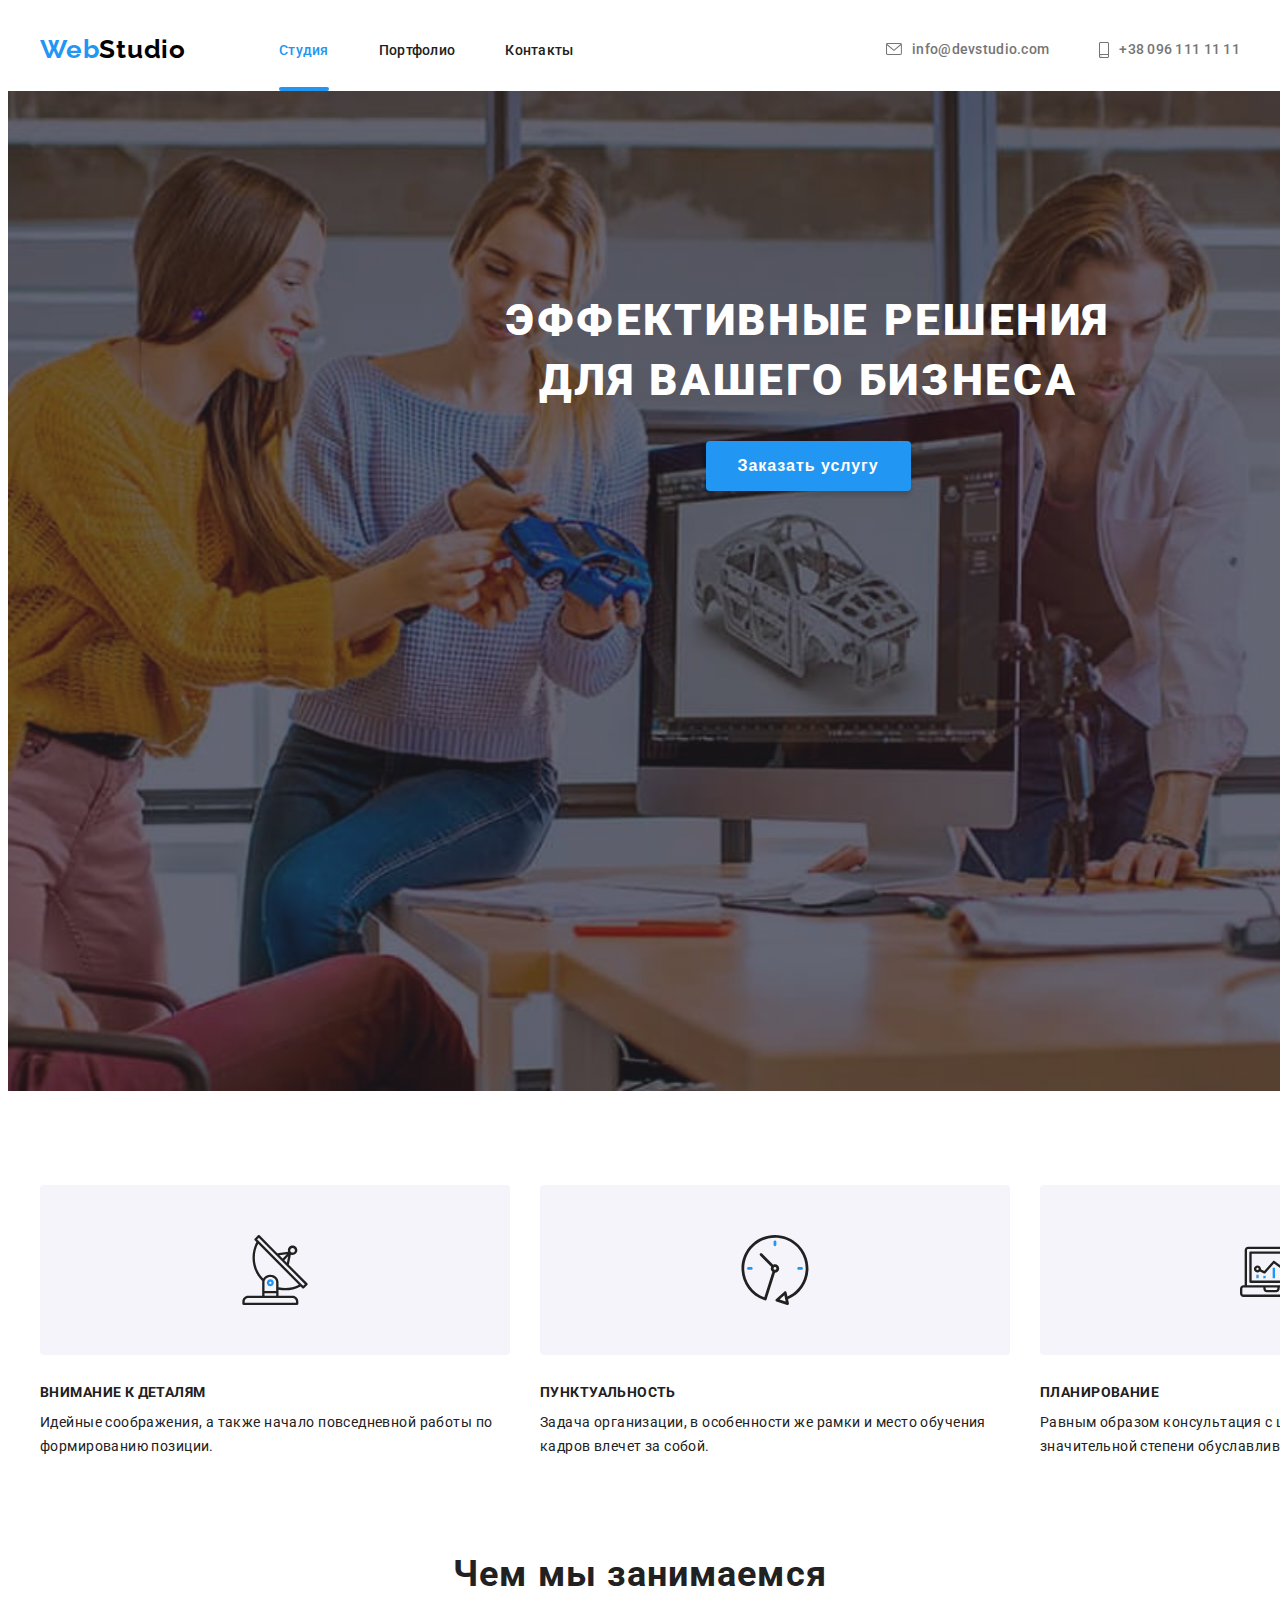
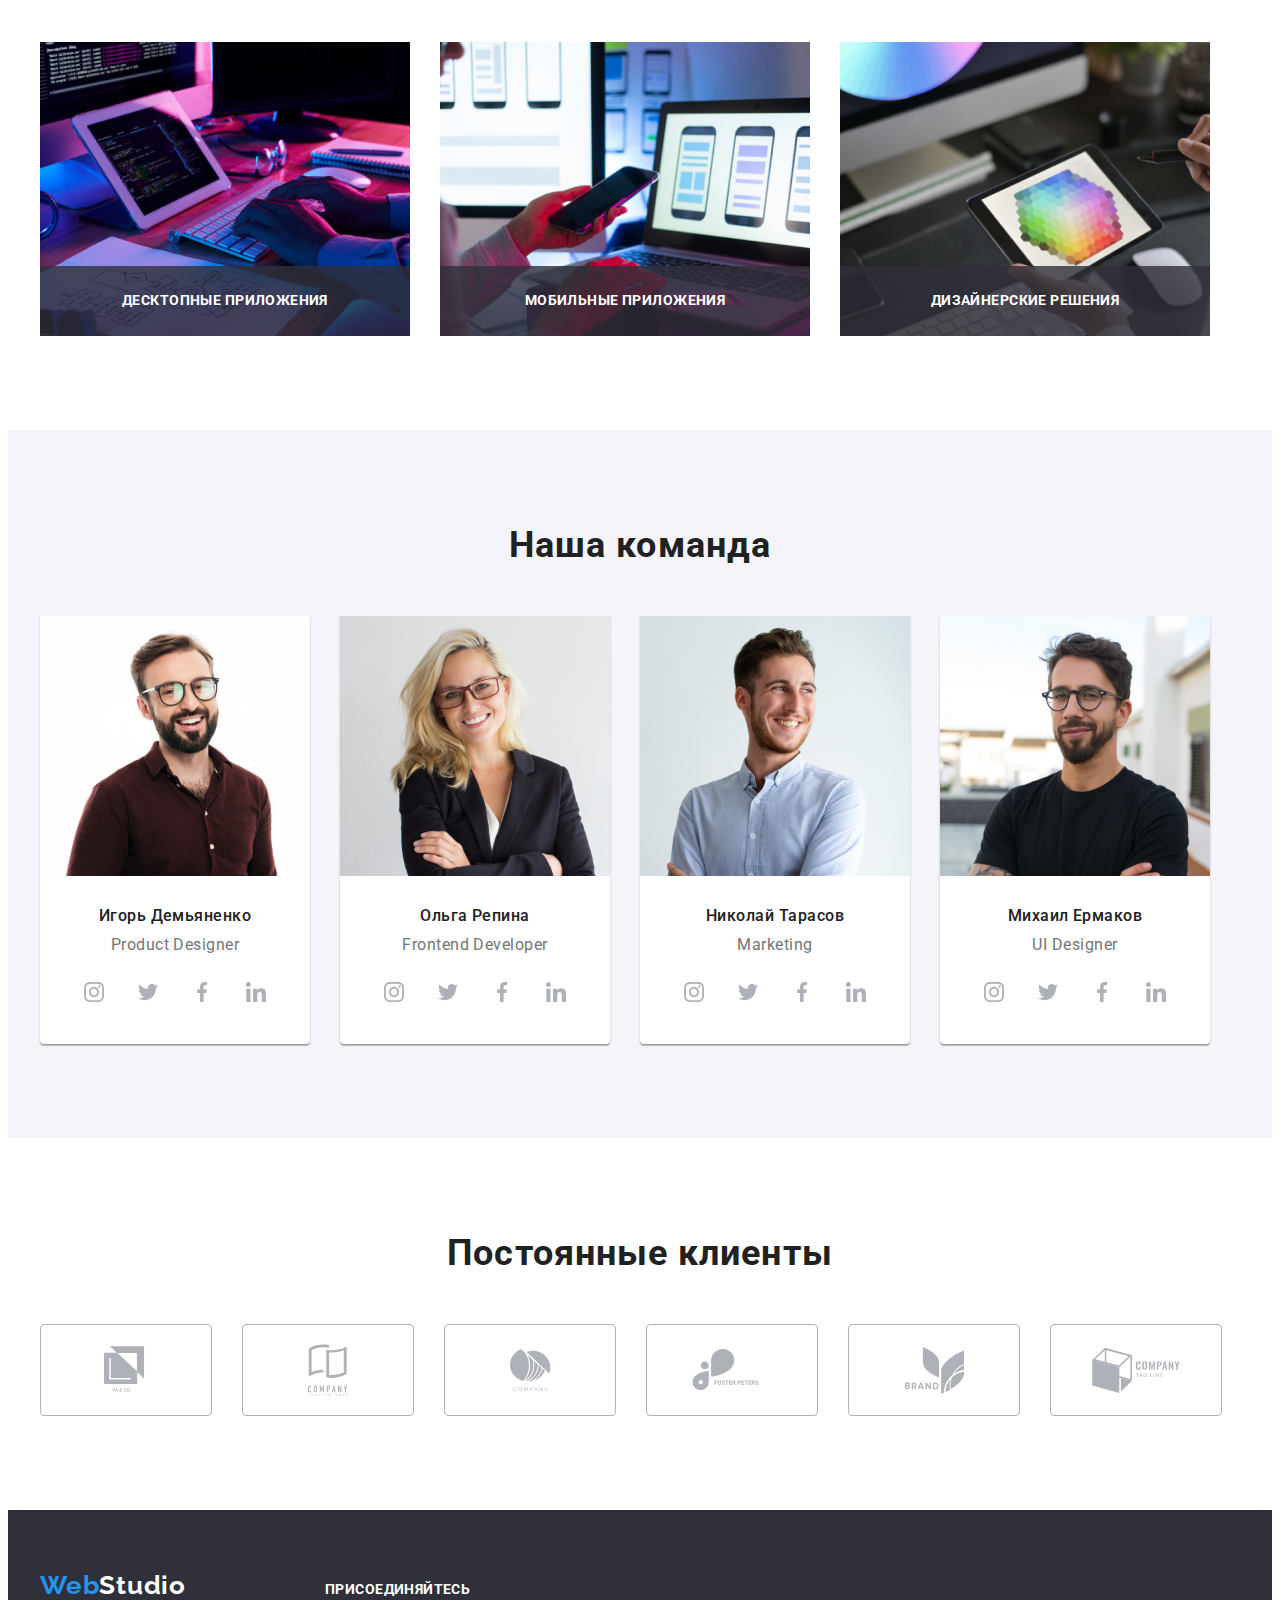
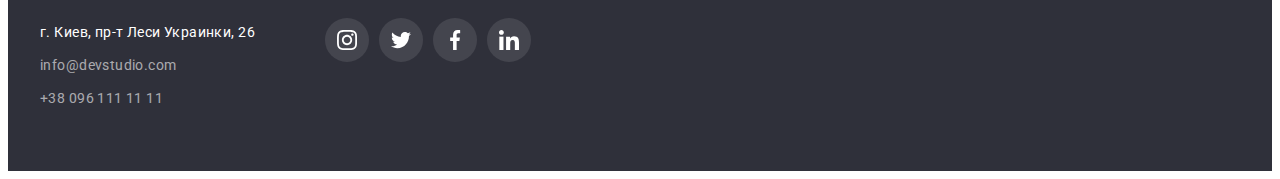
<file: index.html>
<!DOCTYPE html>
<html lang="en">
<head>
    <meta charset="UTF-8">
    <meta name="viewport" content="width=device-width, initial-scale=1.0">
    <link rel="stylesheet" href="https://cdnjs.cloudflare.com/ajax/libs/modern-normalize/1.0.0/modern-normalize.min.css" integrity="sha512-ISS7cAi1PEhQ8jnbJpJZMd29NlhNj4AWYyLOSp2CE/CsHxTCu+r+t0D2yoJudVrd0/8fTVPUVDzY5Tvli75u/g==" crossorigin="anonymous" />
    <link rel="stylesheet" href="./css/style.css">
    <link href="https://fonts.googleapis.com/css2?family=Raleway:wght@700&family=Roboto:wght@400;500;700;900&display=swap" rel="stylesheet">
    <title>Studio</title>

</head>
<body class="body-container">
    <header class="page-header">
        <nav class="container">
            <a class="logo" href=""><span style="color: #2196F3;">Web</span><span style="color: #000000;">Studio</span></a>
            <ul class="nav">
                <li class="item"><a class="link current" href="">Студия</a></li>
                <li class="item"><a class="link" href="./portfolio.html">Портфолио</a></li>
                <li class="item"><a class="link" href="">Контакты</a></li>
            </ul>
            <address class="address">
                <ul class="auth-nav">
                    <li><a class="link" href="mailto:info@devstudio.com"><svg class="envelope"><use href="./images/sprite-studio.svg#icon-envelope" ></use></svg>info@devstudio.com</a></li>
                    <li><a class="link" href="tel:+380961111111"><svg class="phone"><use href="./images/sprite-studio.svg#icon-smartphone"></use></svg> +38 096 111 11 11</a></li>
                </ul> 
            </address>  
            
        </nav>
    </header>
    <main>
        <section class="hero hero-bg">
            <h1 class="hero-title">Эффективные решения<br>для вашего бизнеса</h1>
            <button data-modal-open class="button" type="button">Заказать услугу</button>
            <div data-modal class="backdrop is-hidden">
                <div  class="modal">
                    <button data-modal-close class="modal-close">
                        <svg class="btn-close" width="18" height="18">
                            <use  href="./images/sprite-studio.svg#icon-close-black"></use>
                        </svg>
                    </button>
                </div>
            </div>
        </section>
        <section class="section container">
            <!-- Секция со скрытым заголовком -->
            <h2 class="visually-hidden">Наши приемущества</h2>
            <ul class="no-title">
                <li class="section-item antenna">
                    <h3 class="section-title">Внимание к деталям</h3>
                    <p class="section-descriptions">Идейные соображения, а также начало повседневной работы по формированию позиции.</p>
                </li>
                <li class="section-item clock">
                    <h3 class="section-title">Пунктуальность</h3>
                    <p class="section-descriptions">Задача организации, в особенности же рамки и место обучения кадров влечет за собой.</p>
                </li>
                <li class="section-item diagram">
                    <h3 class="section-title">Планирование</h3>
                    <p class="section-descriptions">Равным образом консультация с широким активом в значительной степени обуславливает.</p>
                </li>
                <li class="section-item astronaut">
                    <h3 class="section-title">Современные технологии</h3>
                    <p class="section-descriptions">Значимость этих проблем настолько очевидна, что реализация плановых заданий.</p>
                </li>
            </ul>
        </section>
        <section class="section team-work">
            <h2 class="section-caption">Чем мы занимаемся</h2>
            <ul class="section-items">
                <li class="items">
                    <img class="image" src="./images/box1.png" width="370" alt="Описание картнки1">
                    <p class="subtitle">Десктопные приложения</p>
                </li>
                <li class="items">
                    <img src="./images/box2.png" width="370" alt="Описание картнки2">
                    <p class="subtitle">Мобильные приложения</p>
                </li>
                <li class="items">
                    <img src="./images/box3.png" width="370" alt="Описание картнки2">
                    <p class="subtitle">Дизайнерские решения</p>
                </li>                
            </ul>
        </section>
        <section class="section our-team">
            <div class="team-work-container">
                <h2 class="section-team">Наша команда</h2>
                <ul class="section-items">
                    <li class="list-workers">
                        <div class="card-workers">
                            <img src="./images/img.jpg" width="270" alt="Фото сотрудника">
                            <h3 class="section-avatar">Игорь Демьяненко</h3>
                            <p class="section-vocation">Product Designer</p>
                            <ul class="social">
                                <li><a class="icon" href=""><svg class="instagram"><use href="./images/sprite-studio.svg#icon-instagram"></use></svg></a></li>
                                <li><a class="icon" href=""><svg class="twitter"><use href="./images/sprite-studio.svg#icon-twitter"></use></svg></a></li>
                                <li><a class="icon" href=""><svg class="facebook"><use href="./images/sprite-studio.svg#icon-facebook"></use></svg></a></li>
                                <li><a class="icon" href=""><svg class="linkedin"><use href="./images/sprite-studio.svg#icon-linkedin"></use></svg></a></li>
                            </ul>
                        </div>
                    </li>
                    <li class="list-workers">
                        <div class="card-workers">
                            <img src="./images/img1.jpg" width="270" alt="Фото сотрудника">
                            <h3 class="section-avatar">Ольга Репина</h3>
                            <p class="section-vocation">Frontend Developer</p>
                            <ul class="social">
                                <li><a class="icon" href=""><svg class="instagram"><use href="./images/sprite-studio.svg#icon-instagram"></use></svg></a></li>
                                <li><a class="icon" href=""><svg class="twitter"><use href="./images/sprite-studio.svg#icon-twitter"></use></svg></a></li>
                                <li><a class="icon" href=""><svg class="facebook"><use href="./images/sprite-studio.svg#icon-facebook"></use></svg></a></li>
                                <li><a class="icon" href=""><svg class="linkedin"><use href="./images/sprite-studio.svg#icon-linkedin"></use></svg></a></li>
                            </ul>
                        </div>
                    </li>
                    <li class="list-workers">
                        <div class="card-workers">
                            <img src="./images/img2.jpg" width="270" alt="Фото сотрудника">
                            <h3 class="section-avatar">Николай Тарасов</h3>
                            <p class="section-vocation">Marketing</p>
                            <ul class="social">
                                <li><a class="icon" href=""><svg class="instagram"><use href="./images/sprite-studio.svg#icon-instagram"></use></svg></a></li>
                                <li><a class="icon" href=""><svg class="twitter"><use href="./images/sprite-studio.svg#icon-twitter"></use></svg></a></li>
                                <li><a class="icon" href=""><svg class="facebook"><use href="./images/sprite-studio.svg#icon-facebook"></use></svg></a></li>
                                <li><a class="icon" href=""><svg class="linkedin"><use href="./images/sprite-studio.svg#icon-linkedin"></use></svg></a></li>
                            </ul>
                        </div>
                    </li>
                    <li class="list-workers">
                        <div class="card-workers">
                            <img src="./images/img3.jpg" width="270" alt="Фото сотрудника">
                            <h3 class="section-avatar">Михаил Ермаков</h3>
                            <p class="section-vocation">UI Designer</p>
                            <ul class="social">
                                <li><a class="icon" href=""><svg class="instagram"><use href="./images/sprite-studio.svg#icon-instagram"></use></svg></a></li>
                                <li><a class="icon" href=""><svg class="twitter"><use href="./images/sprite-studio.svg#icon-twitter"></use></svg></a></li>
                                <li><a class="icon" href=""><svg class="facebook"><use href="./images/sprite-studio.svg#icon-facebook"></use></svg></a></li>
                                <li><a class="icon" href=""><svg class="linkedin"><use href="./images/sprite-studio.svg#icon-linkedin"></use></svg></a></li>
                            </ul>
                        </div>
                    </li>
                </ul>
            </div>
        </section>
        <section class="section ">
            <div class="container-clients">
                <h2 class="section-clients">Постоянные клиенты</h2>
                <ul class="clients-list">
                    <li class="item"><a class="icon" href=""><svg class="icon-logo-1" width="44.27" height="49.23"><use href="./images/sprite-studio.svg#icon-logo-1"></use></svg></a></li>
                    <li class="item"><a class="icon" href=""><svg class="icon-logo-2" width="40" height="52"><use href="./images/sprite-studio.svg#icon-logo-2"></use></svg></a></li>
                    <li class="item"><a class="icon" href=""><svg class="icon-logo-3" width="41" height="42.6"><use href="./images/sprite-studio.svg#icon-logo-3"></use></svg></a></li>
                    <li class="item"><a class="icon" href=""><svg class="icon-logo-4" width="79.99" height="42.02"><use href="./images/sprite-studio.svg#icon-logo-4"></use></svg></a></li>
                    <li class="item"><a class="icon" href=""><svg class="icon-logo-5" width="59" height="47"><use href="./images/sprite-studio.svg#icon-logo-5"></use></svg></a></li>
                    <li class="item"><a class="icon" href=""><svg class="icon-logo-5" width="88.48" height="45.44"><use href="./images/sprite-studio.svg#icon-logo-6"></use></svg></a></li>
                </ul>
            </div>
        </section>
    </main>
    <footer class="footer">
            <div class="footer-container">
                <div class="footer-section">
                    <a class="logo" href=""><span style="color: #2196F3;">Web</span><span style="color: #FFFFFF;">Studio</span></a>
                    <address class="footer-adress">
                        <div>
                            <p class="footer-title">г. Киев, пр-т Леси Украинки, 26</p>
                            <ul class="footer-nav">
                                <li class="footer-links">
                                    <a class="footer-link" href="mailto:info@devstudio.com">info@devstudio.com</a>
                                </li>
                                <li class="footer-links">
                                    <a class="footer-link" href="tel:+380961111111">+38 096 111 11 11</a>
                                </li>
                            </ul>
                        </div>
                    
                    </address>
                </div>
                <div class="footer-social">
                    <p class="footer-discription">Присоединяйтесь</p>
                    <ul class=footer-list>
                        <li><a class="icon instagram-white" href=""></a></li>
                        <li><a class="icon twitter-white" href=""></a></li>
                        <li><a class="icon facebook-white" href=""></a></li>
                        <li><a class="icon linkedin-white" href=""></a></li>
                    </ul>
                </div>
            </div>
    </footer>
    <script src="./js/modal.js"></script>
</body>
</html>
</file>
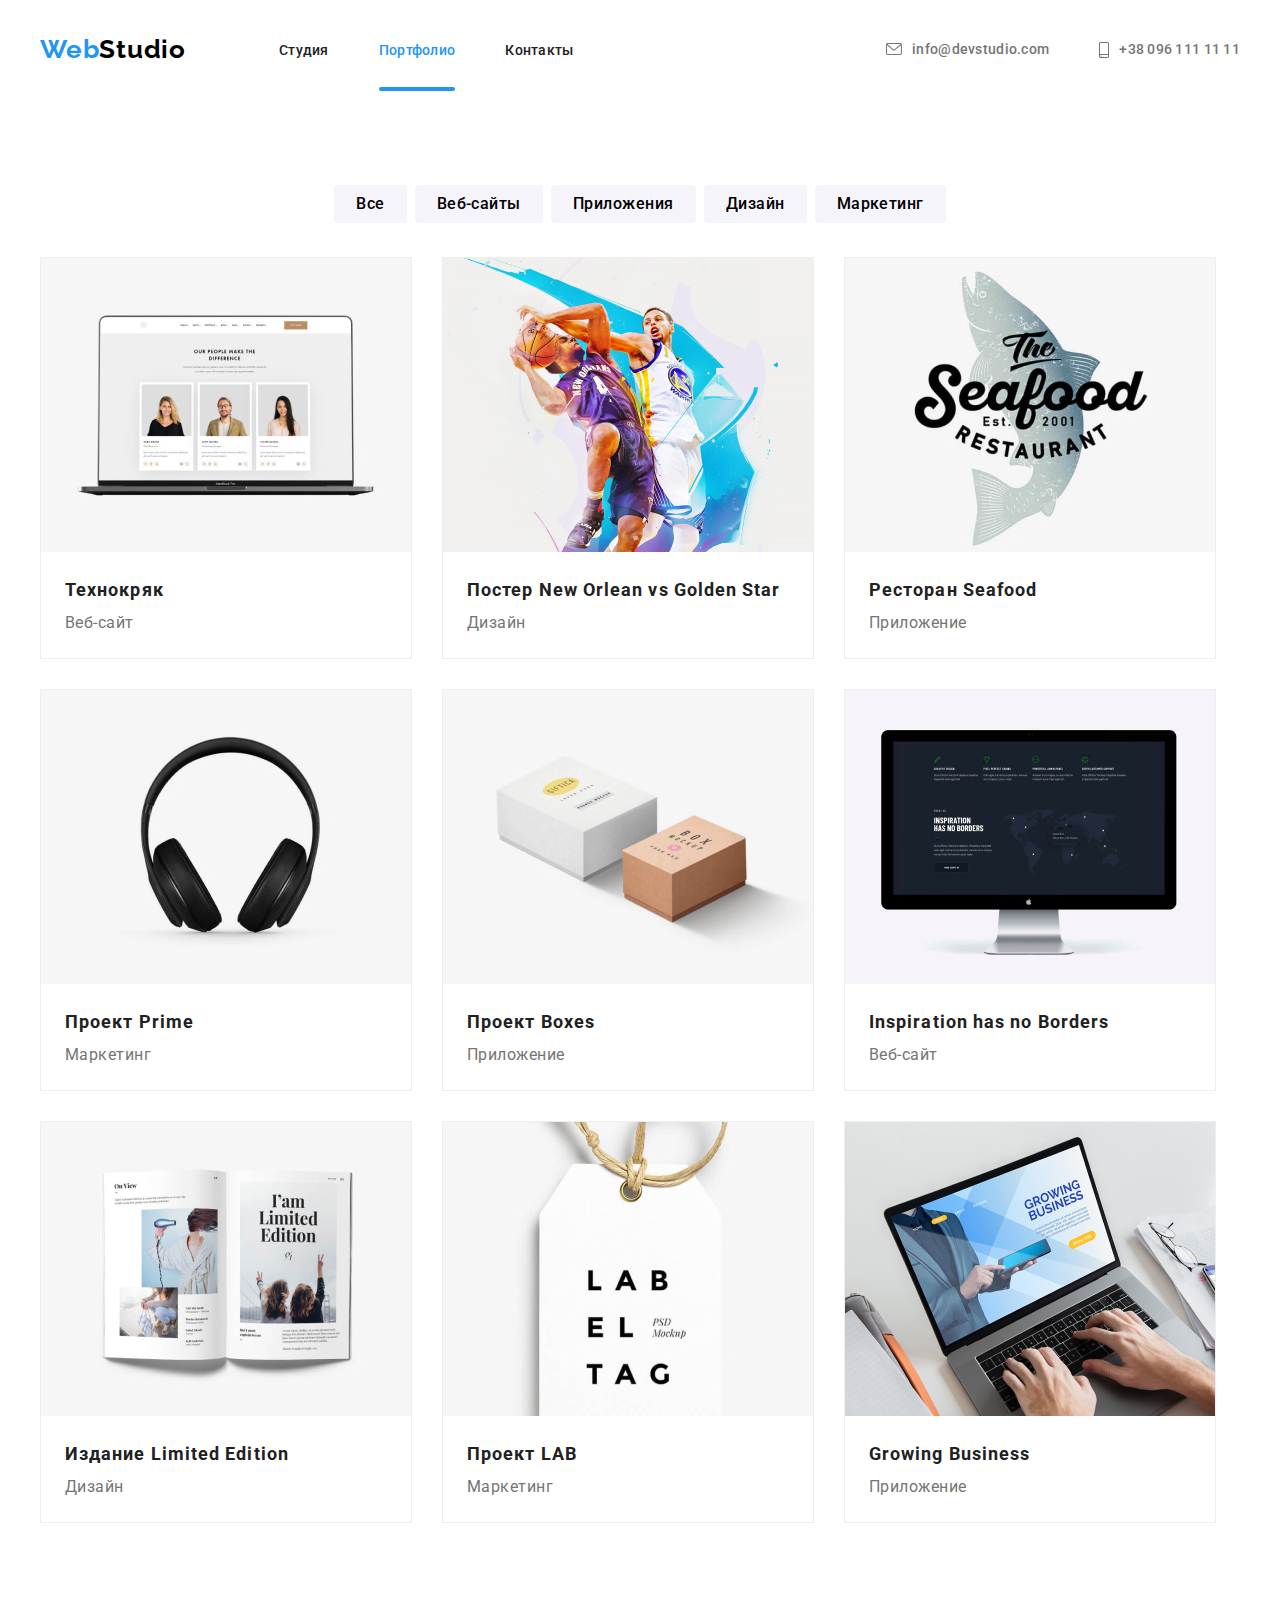
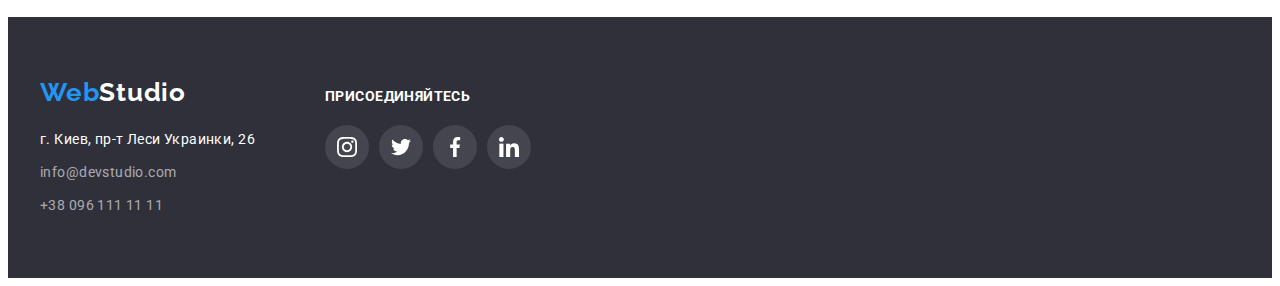
<file: portfolio.html>
<!DOCTYPE html>
<html lang="en">
<head>
    <meta charset="UTF-8">
    <meta name="viewport" content="width=device-width, initial-scale=1.0">
    <link rel="stylesheet" href="https://cdnjs.cloudflare.com/ajax/libs/modern-normalize/1.0.0/modern-normalize.min.css" integrity="sha512-ISS7cAi1PEhQ8jnbJpJZMd29NlhNj4AWYyLOSp2CE/CsHxTCu+r+t0D2yoJudVrd0/8fTVPUVDzY5Tvli75u/g==" crossorigin="anonymous" />
    <link rel="stylesheet" href="./css/style.css">
    <link href="https://fonts.googleapis.com/css2?family=Raleway:wght@700&family=Roboto:wght@400;500;700;900&display=swap" rel="stylesheet">
    <title>Portfolio</title>
</head>
<body class="body-container">
    <header class="page-header">
        <nav class="container">
            <a class="logo" href=""><span style="color: #2196F3;">Web</span><span style="color: #000000;">Studio</span></a>
            <ul class="nav">
                <li class="item"><a class="link" href="./index.html">Студия</a></li>
                <li class="item"><a class="link current" href="">Портфолио</a></li>
                <li class="item"><a class="link" href="">Контакты</a></li>
            </ul>
            <address class="address">
                <ul class="auth-nav">
                    <li><a class="link" href="mailto:info@devstudio.com"><svg class="envelope"><use href="./images/sprite-studio.svg#icon-envelope"></use></svg>info@devstudio.com</a></li>
                    <li><a class="link" href="tel:+380961111111"><svg class="phone"><use href="./images/sprite-studio.svg#icon-smartphone"></use></svg> +38 096 111 11 11</a></li>
                </ul>
            </address>  
            
        </nav>
    </header>
    <main class="main-container">
        <section class="section portfolio-container">
            <h1 class="visually-hidden">Портфолио</h1>
            <ul class="portfolio">
                <li class="list-navigation"><button class="list-btn" type="button">Вcе</button></li>
                <li class="list-navigation"><button class="list-btn" type="button">Веб-сайты</button></li>
                <li class="list-navigation"><button class="list-btn" type="button">Приложения</button></li>
                <li class="list-navigation"><button class="list-btn" type="button">Дизайн</button></li>
                <li class="list-navigation"><button class="list-btn" type="button">Маркетинг</button></li>
            </ul>
            <ul class="section-list web-container">
                <li class="lists-section">
                    <div class="section-list-card">
                        <a class="cards" href="">
                            <div class="img-overlay">
                                <img src="./images/portfolio1.jpg" alt="photo">                        
                                <div class="overlay">
                                    <p class="text">Технокряк это современная площадка распространения коронавируса. Компании используют эту платформу
                                        для
                                        цифрового
                                        шпионажа и атак на защищённые сервера конкурентов.
                                    </p>
                                </div>                                
                            </div>
                            <div class="title">
                                <h2 class="section-item">Технокряк</h2>
                                <p class="section-tagline">Веб-сайт</p>
                            </div>
                        </a>
                    </div>
                </li>
                <li class="lists-section">
                    <div class="section-list-card">
                        <a class="cards" href="">
                            <div class="img-overlay">
                                <img src="./images/portfolio2.jpg" alt="photo">
                                <div class="overlay">
                                    <p class="text">Технокряк это современная площадка распространения коронавируса. Компании используют эту платформу
                                        для
                                        цифрового
                                        шпионажа и атак на защищённые сервера конкурентов.
                                    </p>
                                </div>
                            </div>
                            <div class="title">
                                <h2 class="section-item">Постер New Orlean vs Golden Star</h2>
                                <p class="section-tagline">Дизайн</p>
                            </div>
                        </a>
                    </div>
                </li>
                <li class="lists-section not">
                   <div class="section-list-card">
                        <a class="cards" href="">
                            <div class="img-overlay">
                                <img src="./images/portfolio3.jpg" alt="photo">
                                <div class="overlay">
                                    <p class="text">Технокряк это современная площадка распространения коронавируса. Компании используют эту платформу
                                        для
                                        цифрового
                                        шпионажа и атак на защищённые сервера конкурентов.
                                    </p>
                                </div>
                            </div>
                            <div class="title">
                                <h2 class="section-item">Ресторан Seafood</h2>
                                <p class="section-tagline">Приложение</p>
                            </div>
                        </a>
                   </div>
                </li>
                <li class="lists-section">
                    <div class="section-list-card">
                        <a class="cards" href="">
                            <div class="img-overlay">
                                <img src="./images/portfolio4.jpg" alt="photo">
                                <div class="overlay">
                                    <p class="text">Технокряк это современная площадка распространения коронавируса. Компании используют эту платформу
                                        для
                                        цифрового
                                        шпионажа и атак на защищённые сервера конкурентов.
                                    </p>
                                </div>
                            </div>
                            <div class="title">
                                <h2 class="section-item">Проект Prime</h2>
                                <p class="section-tagline">Маркетинг</p>
                            </div>
                        </a>
                    </div>
                </li>
                <li class="lists-section">
                    <div class="section-list-card">
                        <a class="cards" href="">
                            <div class="img-overlay">
                                <img src="./images/portfolio5.jpg" alt="photo">
                                <div class="overlay">
                                    <p class="text">Технокряк это современная площадка распространения коронавируса. Компании используют эту платформу
                                        для
                                        цифрового
                                        шпионажа и атак на защищённые сервера конкурентов.
                                    </p>
                                </div>
                            </div>
                            <div class="title">
                                <h2 class="section-item">Проект Boxes</h2>
                                <p class="section-tagline">Приложение</p>
                            </div>
                        </a>
                    </div>
                </li>
                <li class="lists-section not">
                    <div class="section-list-card">
                        <a class="cards" href="">
                            <div class="img-overlay">
                                <img src="./images/portfolio6.jpg" alt="photo">
                                <div class="overlay">
                                    <p class="text">Технокряк это современная площадка распространения коронавируса. Компании используют эту платформу
                                        для
                                        цифрового
                                        шпионажа и атак на защищённые сервера конкурентов.
                                    </p>
                                </div>
                            </div>
                            <div class="title">
                                <h2 class="section-item">Inspiration has no Borders</h2>
                                <p class="section-tagline">Веб-сайт</p>
                            </div>
                        </a>
                    </div>
                </li>
                <li class="lists-section lists-cards">
                    <div class="section-list-card">
                        <a class="cards" href="">
                            <div class="img-overlay">
                                <img src="./images/portfolio7.jpg" alt="photo">
                                <div class="overlay">
                                    <p class="text">Технокряк это современная площадка распространения коронавируса. Компании используют эту платформу
                                        для
                                        цифрового
                                        шпионажа и атак на защищённые сервера конкурентов.
                                    </p>
                                </div>
                            </div>
                            <div class="title">
                                <h2 class="section-item">Издание Limited Edition</h2>
                                <p class="section-tagline">Дизайн</p>
                            </div>
                        </a>
                    </div>
                </li>
                <li class="lists-section lists-cards">
                    <div class="section-list-card">
                        <a class="cards" href="">
                            <div class="img-overlay">
                                <img src="./images/portfolio8.jpg" alt="photo">
                                <div class="overlay">
                                    <p class="text">Технокряк это современная площадка распространения коронавируса. Компании используют эту платформу
                                        для
                                        цифрового
                                        шпионажа и атак на защищённые сервера конкурентов.
                                    </p>
                                </div>
                            </div>
                            <div class="title">
                                <h2 class="section-item">Проект LAB</h2>
                                <p class="section-tagline">Маркетинг</p>
                            </div>
                        </a>
                    </div>
                </li>
                <li class="lists-section not lists-cards">
                    <div class="section-list-card">
                        <a class="cards" href="">
                            <div class="img-overlay">
                                <img src="./images/portfolio9.jpg" alt="photo">
                                <div class="overlay">
                                    <p class="text">Технокряк это современная площадка распространения коронавируса. Компании используют эту платформу
                                        для
                                        цифрового
                                        шпионажа и атак на защищённые сервера конкурентов.
                                    </p>
                                </div>
                            </div>
                            <div class="title">
                                <h2 class="section-item">Growing Business</h2>
                                <p class="section-tagline">Приложение</p>
                            </div>
                        </a>
                    </div>
                </li>
            </ul>
        </section>
    </main>
        <footer class="footer">
            <div class="footer-container">
                <div class="footer-section">
                    <a class="logo" href=""><span style="color: #2196F3;">Web</span><span
                            style="color: #FFFFFF;">Studio</span></a>
                    <address class="footer-adress">
                        <div>
                            <p class="footer-title">г. Киев, пр-т Леси Украинки, 26</p>
                            <ul class="footer-nav">
                                <li class="footer-links">
                                    <a class="footer-link" href="mailto:info@devstudio.com">info@devstudio.com</a>
                                </li>
                                <li class="footer-links">
                                    <a class="footer-link" href="tel:+380961111111">+38 096 111 11 11</a>
                                </li>
                            </ul>
                        </div>
                    </address>
                </div>
                <div class="footer-social">
                    <p class="footer-discription">Присоединяйтесь</p>
                    <ul class=footer-list>
                        <li><a class="icon instagram-white" href=""></a></li>
                        <li><a class="icon twitter-white" href=""></a></li>
                        <li><a class="icon facebook-white" href=""></a></li>
                        <li><a class="icon linkedin-white" href=""></a></li>
                    </ul>
                </div>
            </div>
        </footer>
</body>
</html>
</file>
<file: css/style.css>
:root {
    --primary-text-color: #757575;
    --accent-color: #2196F3;
    --white-color: #ffffff;
    --white-bg-color: #ffffff;


}

body {
    font-family: 'Roboto', sans-serif;
    color: var(--primary-text-color);
    
    
}
ul {
    list-style: none;
    
}
a {
    text-decoration: none;
}
img {
    display: block;

}
.visually-hidden {
    position: absolute;
    width: 1px;
    height: 1px;
    margin: -1px;
    border: 0;
    padding: 0;
    clip: rect(0 0 0 0);
    overflow: hidden;
}
/* цвет вторичного текста  #color: #212121;*/
 /* цвет основного текста color: #757575; */
 /* акцент  background: #2196F3; */

 /* Стилизация шапки */
 .logo {
    font-family: 'Raleway', sans-serif;
    font-style: normal;
    font-weight: 700;
    font-size: 26px;
    line-height: 1.19;
    letter-spacing: 0.03em;

    color: #000000; 
    

}
.nav .link {
    
    font-weight: 500;
    font-size: 14px;
    line-height: 1.14;
    letter-spacing: 0.02em;

    color: #212121;

    transition: color 250ms cubic-bezier(0.4, 0, 0.2, 1);
}
.nav .link.current {
    color: var(--accent-color);

}
.nav .item {
    cursor: pointer;
}

.auth-nav .link {
    
    font-weight: 500;
    font-style: normal;
    font-size: 14px;
    line-height: 1.14;
    letter-spacing: 0.02em;

    color: var(--primary-text-color);

    transition: color 250ms cubic-bezier(0.4, 0, 0.2, 1);
}
.item:hover .link ,
.item:focus .link {
    color: var(--accent-color);
    

}
.link:hover ,
.link:focus  {
    color: var(--accent-color);
}

/* Стили основного контента */
/* Стили секции героя */
.hero > .hero-title {         
    font-weight: 900;
    font-size: 44px;
    line-height: 1.36;
    letter-spacing: 0.06em;
    text-transform: uppercase;
       
    color: var(--white-color);

}
.hero .button {
    min-width: 200px;
        
    color: var(--white-color);
    font-weight: 700;
    font-size: 16px;
    line-height: 1.88;     
    letter-spacing: 0.06em;

    background-color: var(--accent-color);
    box-shadow: 0px 4px 4px rgba(0, 0, 0, 0.15);
    border-radius: 4px;
    border: none;
    padding: 10px 32px;
    cursor: pointer;
}


/* Стили секции со скрытым заголовком */
.section-title {
    font-weight: 700;
    font-size: 14px;
    line-height: 1.14;
    letter-spacing: 0.03em;
    text-transform: uppercase;

    color: #212121;

}
.section .section-descriptions {
    font-weight: 400;
    font-size: 14px;
    line-height: 1.71;
    letter-spacing: 0.03em;

}
/* Стили секции "Чем мы занимаемся" и "Наша команда" */
.section-caption ,
.section-team {
    font-weight: 700;
    font-size: 36px;
    line-height: 1.17;
    letter-spacing: 0.03em;

    color: #212121;

}

.section .section-avatar {
    font-weight: 500;
    font-size: 16px;
    line-height: 1.19;
    letter-spacing: 0.03em;

    color: #212121;

}
.section-vocation {
    font-weight: 400;
    font-size: 16px;
    line-height: 1.19;
    letter-spacing: 0.03em;


}
/* Cтили секции "Постоянные клиенты" */
.section-clients {
    margin-bottom:0;
    margin-top: 0;
    padding-bottom: 50px;

    font-weight: 700;
    font-size: 36px;
    line-height: 1.17;
    text-align: center;
    letter-spacing: 0.03em;

    color: #212121;
}
/* Cтилизация подвала */
.footer {
    background: #2F303A;
}
.footer .footer-title {
    font-style: normal;
    font-weight: 400;
    font-size: 14px;
    line-height: 1.71;
    letter-spacing: 0.03em;

    color: var(--white-color);
}


.footer .footer-link {
    font-style: normal;
    font-weight: 400;
    font-size: 14px;
    line-height: 1.71;
    letter-spacing: 0.03em;

    color: rgba(255, 255, 255, 0.6);
}
/* Стили кнопок страницы "Портфолио" */
.list-btn {
    background: #F5F4FA;
    border:none;
    border-radius: 4px;
    padding: 6px 22px;
    cursor: pointer;
    transition: background-color 250ms cubic-bezier(0.4, 0, 0.2, 1), color 250ms cubic-bezier(0.4, 0, 0.2, 1), box-shadow 250ms cubic-bezier(0.4, 0, 0.2, 1);
}
.list-btn:hover ,
.list-btn:focus {
    color: var(--white-color);
    background: var(--accent-color);
    box-shadow: 0px 3px 1px rgba(0, 0, 0, 0.1),
                0px 1px 2px rgba(0, 0, 0, 0.08),
                0px 2px 2px rgba(0, 0, 0, 0.12);
}                          
.section .list-btn {
    font-family: 'Roboto', sans-serif;
    font-weight: 500;
    font-size: 16px;
    line-height: 1.62;
    letter-spacing: 0.03em;
}
.section-item {
    font-weight: 700;
    font-size: 18px;
    line-height: 2;
    letter-spacing: 0.06em;

    color: #212121;
}
.section-tagline {
    font-weight: 400;
    font-size: 16px;
    line-height: 1.88;
    letter-spacing: 0.03em;

    color: var(--primary-text-color);
}
/* Позиционирование */

/* Хедер */

.page-header .container {
    background-color: var(--white-bg-color);
}

.container {
    width: 1200px;
    margin-left: auto;
    margin-right: auto;
    padding-left: 15px;
    padding-right: 15px;
    align-items: center;
    display: flex;
    margin-bottom: 0;
    margin-top: 0;                    
}
.container .logo {
    margin-right: 93px;
}

.link.current::after {
    content: "";
    display: block;
    position: absolute;
    bottom: 0;
    width: 100%;
    height: 4px;
    background-color: var(--accent-color);
    border-radius: 2px;    
}
.container .item {
    position: relative;
    padding: 32px 0;
} 
    
.nav {
    display: flex;
    margin: 0;
    padding-left: 0;
           
}
.auth-nav {
    display: flex;
    margin: 0;
    padding-left: 0;              
}
.page-header .address {
    margin-left: auto;
}
.auth-nav > .link:last-child {
    margin-right: 0;
}
.auth-nav .link {
    padding: 32px 0;
}
.nav > li:not(:last-child) {
    display: block;
    margin-right: 50px;
       
      
}
.auth-nav li:not(:last-child) {
    margin-right: 50px;
       
       
}
/* Сексия "Герой" */
.hero {
    text-align: center;
    padding-bottom: 200px;
    padding-top: 200px;
    
              
}
.hero-title {
    margin-top: 0;
    margin-bottom: 0;
    margin-bottom: 30px;
    
}

/* Секция со скрытым заголовком */
.no-title {
    padding-top: 94px;
    padding-bottom: 94px;
    padding-left: 0;
    display: flex;
    margin-bottom: 0;
    margin-top: 0;

    
}
.section.container {
    background: var(--white-bg-color);
    
}
.container .section-title {
    margin-top: 0;
    margin-bottom: 10px;
}
.container .section-descriptions {
    margin-top: 0;
    margin-bottom: 0;

}
.container .section-item:not(:last-child) {
    margin-right: 30px;

}
/* Секция "Чем мы занимаемся" */
.section .section-items {
    display: flex;
    padding-left: 0;
    margin-top: 0;
    margin-bottom: 0;
               
}

.items:not(:last-child) {
    margin-right: 30px;

}
.section-caption {
    text-align: center;
    margin-top: 0;
    margin-bottom: 0;
    padding-bottom: 47px;
}

.section.team-work {
    background-color: var(--white-bg-color);
    width: 1200px;
    padding-left: 15px;
    padding-right: 15px;
    margin-left: auto;
    margin-right: auto;
    padding-bottom: 94px;
    
 
}   

    /* Наша команда */
.section.our-team {
   background: #F5F4FA;

}
.team-work-container {
    width: 1200px;
    margin-bottom: 0;
    margin-top: 0;
    margin-right: auto;
    margin-left: auto;
    padding-left: 15px;
    padding-right: 15px;
    padding-bottom: 94px;
    
}
.section-team {
    text-align: center;
    margin-top: 0;
    margin-bottom: 0;
    padding-bottom: 50px;
    padding-top: 94px;
}
.list-workers:not(:last-child) {
    margin-right: 30px;
}

.section-avatar ,
.section-vocation {
    text-align: center;
    margin-top: 0;
    margin-bottom: 0;
}
.section-avatar {
    margin-top: 30px;
    margin-bottom: 10px;

}

.card-workers {
    background: var(--white-bg-color);

    box-shadow: 0px 1px 3px rgba(0, 0, 0, 0.12),
    0px 1px 1px rgba(0, 0, 0, 0.14),
    0px 2px 1px rgba(0, 0, 0, 0.2);
    border-radius: 0px 0px 4px 4px;

}
/* Постоянные клиенты */
.container-clients {
    width: 1200px;
    margin-left: auto;
    margin-right: auto;
    padding-left: 15px;
    padding-right: 15px;
    margin-top: 94px;
    margin-bottom: 94px;
}
/* Позиционирование подвала */
.footer {
    background-color: #2F303A;
              
}
.footer-container {
    width: 1200px;
    margin-left: auto;
    margin-right: auto;
    padding-left: 15px;
    padding-right: 15px;
}
.footer .logo {
    display: block;
    padding-top: 60px;
    padding-bottom: 20px;
}
.footer-nav {
    margin-top: 0;
    margin-bottom: 0;
    padding-left: 0;
    
}
    
.footer-title {
    margin-top: 0;
    margin-bottom: 0;
    padding-bottom: 9px;
}
.footer-links:not(:last-child) {
    padding-bottom: 9px;
}
.footer-section {
    margin-bottom: 60px;
    margin-right: 70px;
}
.footer-link {
    display: block;
}
/* Позиционирования страницы ПОРТФОЛИО */
/* Кнопки основного контента */

.main-container {
    background: var(--white-bg-color);
   
}
.web-container {
    display: flex;
    margin-bottom: 0;
    margin-top: 0;
    flex-wrap: wrap;
    padding-left: 0;
       
}
.portfolio {
    display: flex;
    justify-content: center;
    padding-bottom: 34px;
    padding-left: 0;
    padding-right: 0;
    margin-bottom: 0;
    margin-top: 0;
    
}
.section.portfolio-container {
    width: 1200px;
    background-color: var(--white-bg-color);
    margin-top: 94px;
    margin-bottom: 94px;
    margin-left: auto;
    margin-right: auto;
    padding-left: 15px;
    padding-right: 15px;

}
.portfolio .list-navigation:not(:last-child) {
    margin-right: 8px;

}

/* Основной контент страницы "Портфолио" */



.section-list .lists-section:nth-child(n + 1) {
    margin-right: 30px;
    margin-bottom: 30px;
    
}
.section-list .lists-section.not {
    margin-right: 0;
    
}

.section-list-card .title {
padding: 20px 24px;
}

.section-tagline ,
.section-item {
    margin: 0;
}
.section-list-card a {
    display: block;
}
.section-list-card {
    background: var(--white-bg-color);
}
.lists-section.lists-cards:nth-last-child(-n + 3) {
    margin-bottom: 0;
}
.lists-section {
    width: 370px;
    border: 1px solid #EEEEEE;
    
}
/* .lists-section:hover ,
.lists-section:focus {
   
   box-shadow: 
    0px 1px 1px rgba(0, 0, 0, 0.12),
    0px 4px 4px rgba(0, 0, 0, 0.06),
    4px 4px 6px rgba(0, 0, 0, 0.16); 
} */
/* Работа с фоном и псевдоелементами */
.hero-bg {
    width: 1600px;
    min-height: 600px;
    margin: 0 auto;

    background-color: #000000;
    background-image: linear-gradient(rgba(47, 48, 58, 0.4),
    rgba(47, 48, 58, 0.4)),url("../images/hero-bg.jpg");
    background-repeat: no-repeat;
    background-position: center;
    background-size: cover;
      
    
}
/* Иконки шапки */

.auth-nav .link {
    display: flex;
    align-items: center;
}
.envelope {
    width: 16px;
    height: 12px;
    margin-right: 10px;
    fill: currentColor;
    transition: background-color 250ms cubic-bezier(0.4, 0, 0.2, 1);

    
}
.envelope:hover ,
.envelope:focus {
    fill: var(--accent-color);
}
.phone {
    width: 10px;
    height: 16px;
    margin-right: 10px;
    fill: currentColor;
    transition: fill 250ms cubic-bezier(0.4, 0, 0.2, 1);

}
.phone:hover ,
.phone:focus {
    fill: var(--accent-color);
}
 
/* Cекция со скрытым заголовком */
.no-title .section-item::before {
    content: "";
    width: 270px;
    height: 120px;
    display: block;
    background-color: #F5F4FA;
    border-radius: 4px;
    margin-bottom: 30px;
    padding: 25px 100px;
}
.antenna::before {
    background-image: url("../images/icons/antenna-1.svg");
    background-repeat: no-repeat;
    background-position: center;
    
}
.clock::before {
background-image: url("../images/icons/clock-1.svg");
    background-repeat: no-repeat;
    background-position: center;
}
.diagram::before {
    background-image: url("../images/icons/diagram-1.svg");
    background-repeat: no-repeat;
    background-position: center;
}
.astronaut::before {
    background-image: url("../images/icons/astronaut-1.svg");
    background-repeat: no-repeat;
    background-position: center;
}
/* Наша команда */
.social {
    display: flex;
    padding-left: 0;
    justify-content: center;
    margin-top: 16px;
    padding-bottom: 30px;  
}
.social .icon {
    display: flex;
    justify-content: center;
    align-items: center;
    width: 44px;
    height: 44px;
    border-radius: 50%;
    color: #afb1b8;
    transition: background-color 250ms cubic-bezier(0.4, 0, 0.2, 1),
    color 250ms cubic-bezier(0.4, 0, 0.2, 1);
}
.instagram,.twitter,
.facebook,.linkedin {
    display: block;
    width: 20px;
    height: 20px;
    fill: currentColor;
     
}
.social > li:not(:last-child) {
    margin-right: 10px;
}
.social .icon:hover ,
.social .icon:focus  {
    color: var(--white-color);
    background-color: var(--accent-color);
}

/* Постоянные клиенты */
.clients-list {
    display: flex;
    padding-left: 0;
    margin-top: 0;  
    margin-bottom: 0;
}
.icon-logo-1,.icon-logo-2,
.icon-logo-3,.icon-logo-4,
.icon-logo-5,.icon-logo-6 {
    display: block;
    fill: currentColor; 
}
.clients-list .icon {
    display: flex;
    justify-content: center;
    align-items: center;
}
.clients-list > li:not(:last-child) {
    margin-right: 30px;
}
.clients-list .icon {
    width: 170px;
    height: 90px;
    color:  #afb1b8;
    transition: color 250ms cubic-bezier(0.4, 0, 0.2, 1),border 2500ms cubic-bezier(0.4, 0, 0.2, 1);
}
.clients-list .item {
    display: block;
    width: 170px;
    height: 90px;
    border: 1px solid #AFB1B8;
    border-radius: 4px;
   
}
.clients-list .icon:hover ,
.clients-list .icon:focus  {
    color: var(--accent-color);
    
}
.clients-list .item:hover ,
.clients-list .item:focus {
    border: 1px solid var(--accent-color);
    
}

/* Фон и псефдоелементы футера */

.footer-container {
    display: flex;
    align-items: baseline;
}

.footer-discription {
    font-style: normal;
    font-weight: 700;
    font-size: 14px;
    line-height: 1.14;
    letter-spacing: 0.03em;
    text-transform: uppercase;

    color: #FFFFFF;

    margin-top: 0;
    margin-bottom: 20px;
}

.footer-list .icon::before {
    content: "";
    display: block;
    width: 44px;
    height: 44px;
    background-color: rgba(255, 255, 255, 0.1);
    background-repeat: no-repeat;
    background-position: center;
    border-radius: 50%;
    transition: background-color 250ms cubic-bezier(0.4, 0, 0.2, 1);
}
.footer-list .icon:hover::before ,
.footer-list .icon:focus::before {
    background-color: var(--accent-color);
}
.footer-list {
    display: flex;
    padding-left: 0;
    margin-top: 0;
    margin-bottom: 0;
}
.footer-list > li:not(:last-child) {
    margin-right: 10px;
}
.footer-adress {
    display: flex;
    align-items: baseline;
}
.instagram-white::before {
    background-image: url("../images/icons/instagram-white.svg");
}
.twitter-white::before {
    background-image: url("../images/icons/twitter-white.svg");
}
.facebook-white::before{
    background-image: url("../images/icons/facebook-white.svg");
}
.linkedin-white::before {
    background-image: url("../images/icons/linkedin-white.svg");
}
/* Псевдоелементы главной секции страницы "Портфолио */

/* Позиционированные елементы */
/* Секция "Чем мы занимаемся" */

.items {
    position: relative;
           
}

.items > .subtitle {  
    position: absolute;
    bottom: 0;
    width: 100%;
    padding: 27px 0;
    margin: 0;

    font-weight: 700;
    font-size: 14px;
    line-height: 1.14;
    color: var(--white-color);
    text-align: center;
    letter-spacing: 0.03em;
    text-transform: uppercase;
    
    

    background-color: rgba(47, 48, 58, 0.8);
    
}

/* Модальное окно "Героя" */
.backdrop {
    position: fixed;
    width: 100%;
    height: 100%;
    top: 0;
    left: 0;
    background-color: rgba(0, 0, 0, 0.5);
    opacity: 1;
    z-index: 2;
    transition: opacity 250ms cubic-bezier(0.4, 0, 0.2, 1);  
    
}
.backdrop.is-hidden {
    opacity: 0;
    pointer-events: none;
       
     
}
.backdrop.is-hidden .modal {
    transform: translate(-50%, -50%) scale(0.5);
       

}
.modal {
    position: absolute;
    top: 50%;
    left: 50%;
    transform: translate(-50%, -50%) scale(1);
    transition: transform 250ms cubic-bezier(0.4, 0, 0.2, 1);

    min-width: 528px;
    min-height: 581px;
    background-color: #FFFFFF;
    box-shadow: 0px 1px 3px rgba(0, 0, 0, 0.12),
    0px 1px 1px rgba(0, 0, 0, 0.14),
    0px 2px 1px rgba(0, 0, 0, 0.2);
    border-radius: 4px; 
       
}

.modal-close {
position: absolute;
right: 0;

width: 30px;
height: 30px;

background-color: var(--white-bg-color);
border: 1px solid rgba(0, 0, 0, 0.1);
border-radius: 50%;
margin: 8px;
cursor: pointer;

}

.btn-close {
    position: absolute;
    top: 50%;
    left: 50%;
    transform:translate(-50%,-50%);
    
}
/* Оверлей страницы "Портфолио" */
.overlay::before {
    position: absolute;
    top: 0;
    left: 0;

    content: "";
    display: block;
    width: 100%;
    height: 100%;
    background-color: var(--accent-color);
    
  
}
.img-overlay {
    position: relative;
    overflow: hidden;
    
}
.text {
    position: absolute;
    top: 63px;
    left: 24px;
    margin: 0;
    width: 322px;
    height: 168px;

    font-weight: 400;
    font-size: 18px;
    line-height: 1.55;
    letter-spacing: 0.03em;

    color: var(--white-color);
    
    
}
.overlay {
    position: absolute;
    left: 0;
    top: 0;
    width: 100%;
    height: 100%;
    transform: translateY(100%);
    transition: transform 250ms cubic-bezier(0.4, 0, 0.2, 1);
    
}
.lists-section:hover .overlay {
    transform: translateY(0%);   
}

.cards:focus .overlay {
    transform: translateY(0%);

}
.lists-section {
    transition: box-shadow 250ms cubic-bezier(0.4, 0, 0.2, 1);
}
.lists-section:hover {
    box-shadow: 1px 1px 1px rgba(0, 0, 0, 0.12), 0px 4px 4px rgba(0, 0, 0, 0.06), 1px 4px 6px rgba(0, 0, 0, 0.16);

}   
.cards {
    transition: box-shadow 250ms cubic-bezier(0.4, 0, 0.2, 1);
}
.cards:focus {
    box-shadow: 1px 1px 1px rgba(0, 0, 0, 0.12), 0px 4px 4px rgba(0, 0, 0, 0.06), 1px 4px 6px rgba(0, 0, 0, 0.16);

}
</file>
